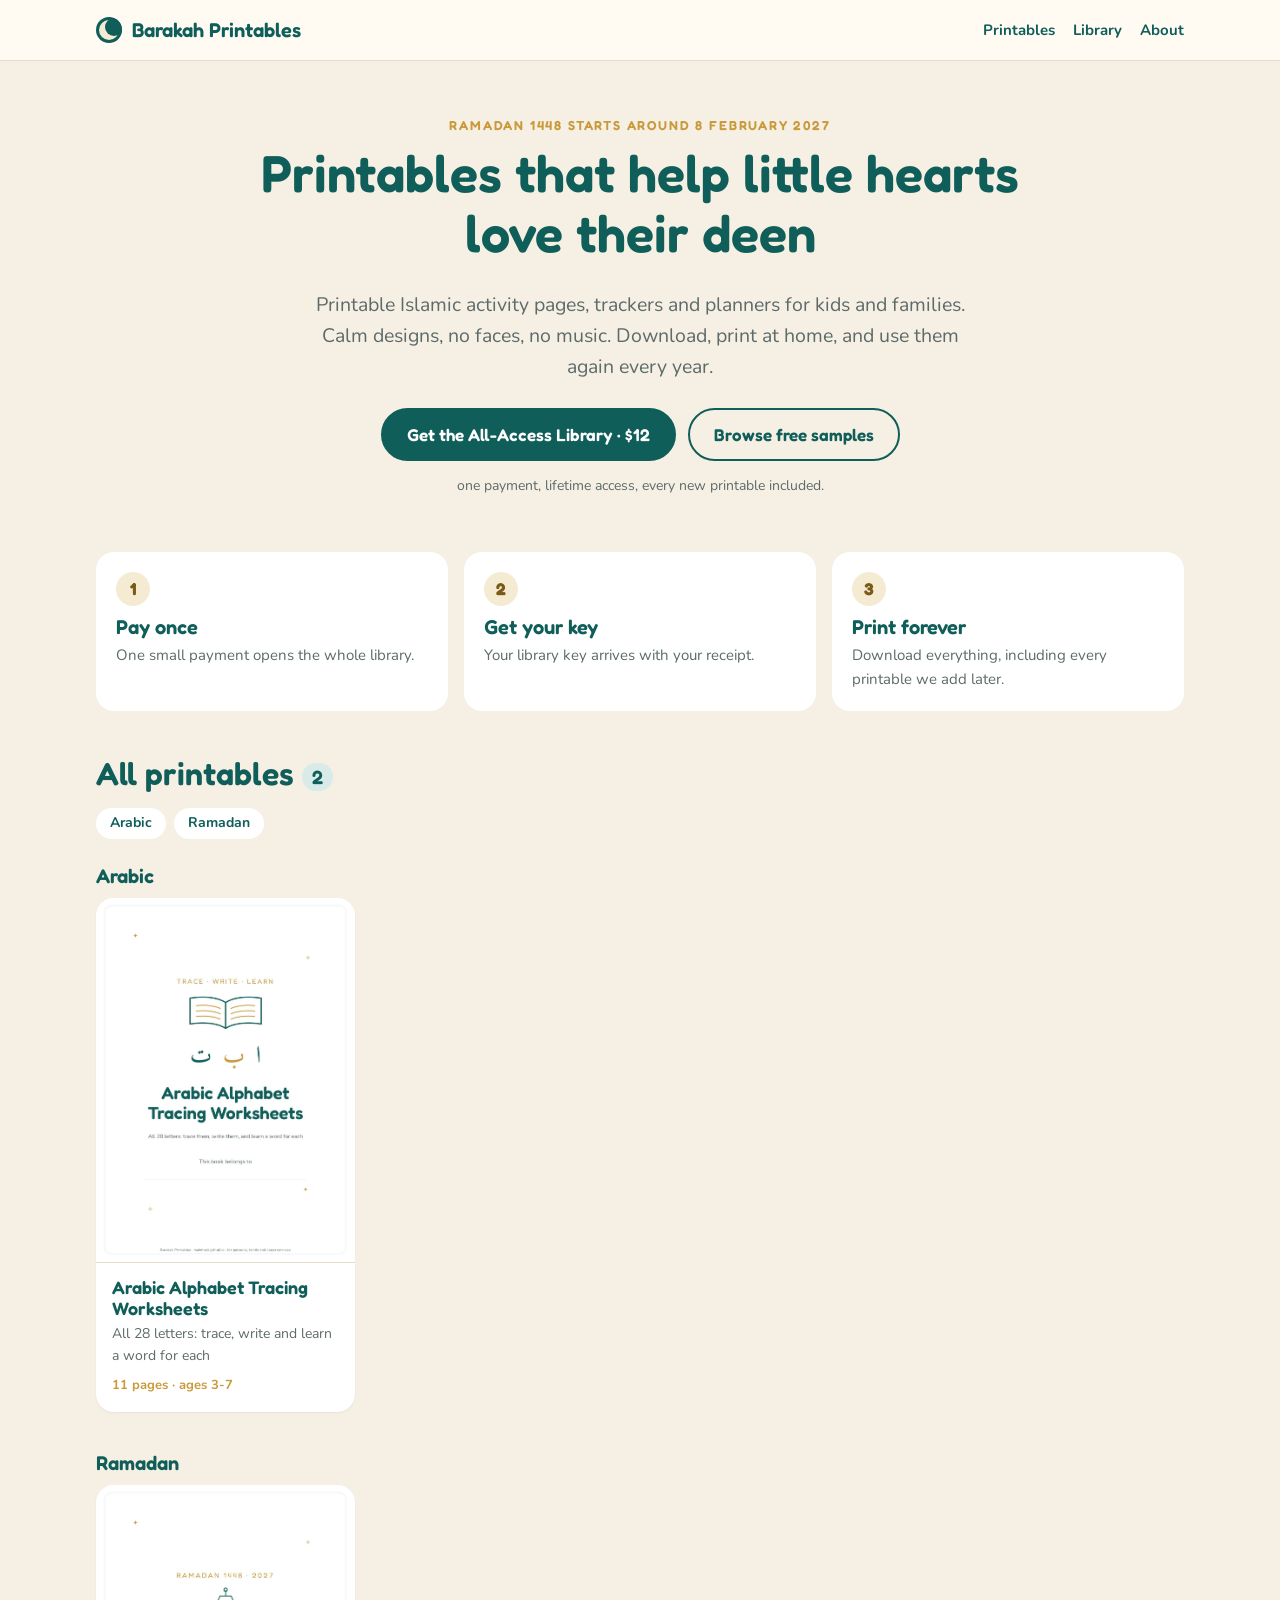
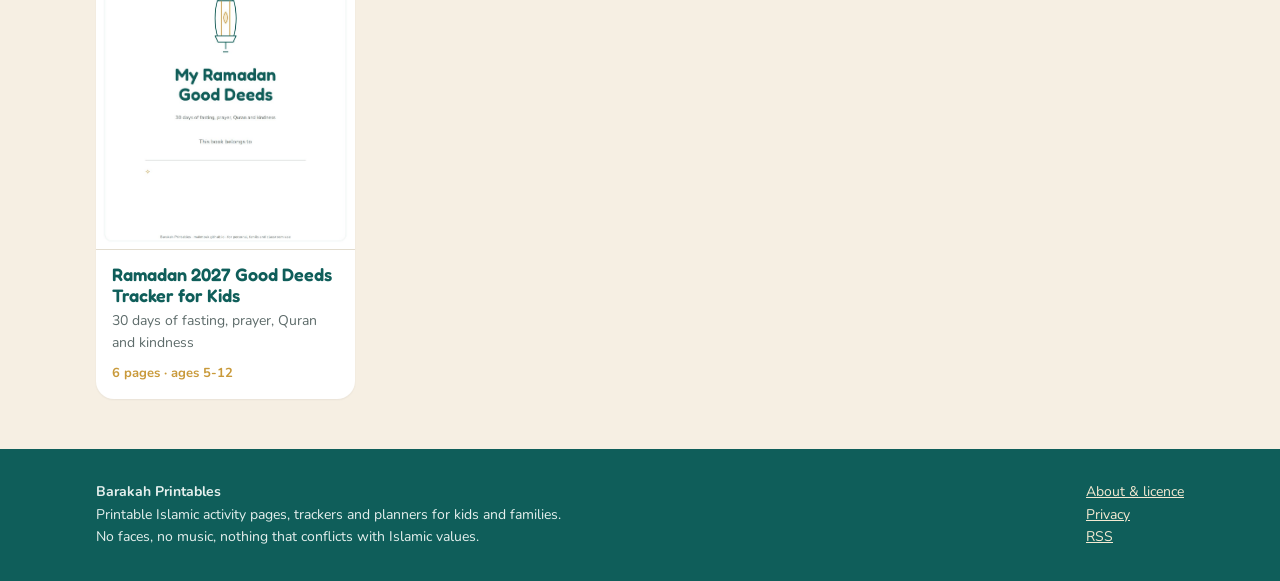
<file: index.html>
<!doctype html>
<html lang="en"><head>
<meta charset="utf-8"><meta name="viewport" content="width=device-width,initial-scale=1">
<title>Barakah Printables · Islamic printables for kids and families</title>
<meta name="description" content="Printable Islamic activity pages, trackers and planners for kids and families. Ramadan trackers, Arabic letter worksheets, dua cards and more. Free samples, print at home.">
<link rel="canonical" href="https://makmouk.github.io/">
<meta property="og:title" content="Barakah Printables · Islamic printables for kids and families"><meta property="og:description" content="Printable Islamic activity pages, trackers and planners for kids and families. Ramadan trackers, Arabic letter worksheets, dua cards and more. Free samples, print at home.">
<meta property="og:type" content="website"><meta property="og:url" content="https://makmouk.github.io/">
<meta property="og:image" content="https://makmouk.github.io/img/arabic-alphabet-tracing-worksheets/pin.jpg"><meta name="twitter:card" content="summary_large_image">

<link rel="alternate" type="application/rss+xml" title="Barakah Printables" href="https://makmouk.github.io/feed.xml">
<link rel="stylesheet" href="./assets/site.css">
<link rel="icon" href="data:image/svg+xml,%3Csvg xmlns='http://www.w3.org/2000/svg' viewBox='0 0 32 32'%3E%3Ccircle cx='16' cy='16' r='16' fill='%230f5e5a'/%3E%3Cpath d='M19 7a10 10 0 1 0 6 16A8.5 8.5 0 0 1 19 7z' fill='%23f5ead2'/%3E%3C/svg%3E">

</head><body>
<header class="top"><div class="wrap">
  <a class="logo" href="./"><span class="moon"></span>Barakah Printables</a>
  <nav><a href="./#catalog">Printables</a><a href="./library/">Library</a><a href="./about/">About</a></nav>
</div></header>
<main>
<section class="hero"><div class="wrap">
  <div class="kicker">Ramadan 1448 starts around 8 February 2027</div>
  <h1>Printables that help little hearts love their deen</h1>
  <p class="lead">Printable Islamic activity pages, trackers and planners for kids and families. Calm designs, no faces, no music. Download, print at home, and use them again every year.</p>
  <div class="actions"><a class="btn" href="https://payhip.com/b/oPbLh" rel="nofollow">Get the All-Access Library · $12</a><a class="btn ghost" href="#catalog">Browse free samples</a></div>
  <p class="small">one payment, lifetime access, every new printable included.</p>
</div></section>
<section class="wrap how">
  <div><b>1</b><h3>Pay once</h3><p>One small payment opens the whole library.</p></div>
  <div><b>2</b><h3>Get your key</h3><p>Your library key arrives with your receipt.</p></div>
  <div><b>3</b><h3>Print forever</h3><p>Download everything, including every printable we add later.</p></div>
</section>
<section class="wrap" id="catalog">
  <h2>All printables <span class="count">2</span></h2>
  <div class="chips"><a href="#cat-arabic">arabic</a><a href="#cat-ramadan">ramadan</a></div>
  <h3 class="cat" id="cat-arabic">Arabic</h3><div class="grid"><a class="card" href="p/arabic-alphabet-tracing-worksheets/">
  <img src="img/arabic-alphabet-tracing-worksheets/p1.jpg" alt="Arabic Alphabet Tracing Worksheets - first page" loading="lazy" width="397" height="562">
  <div class="card-body"><h3>Arabic Alphabet Tracing Worksheets</h3><p>All 28 letters: trace, write and learn a word for each</p>
  <div class="meta">11 pages · ages 3-7</div></div></a></div><h3 class="cat" id="cat-ramadan">Ramadan</h3><div class="grid"><a class="card" href="p/ramadan-2027-kids-good-deeds-tracker/">
  <img src="img/ramadan-2027-kids-good-deeds-tracker/p1.jpg" alt="Ramadan 2027 Good Deeds Tracker for Kids - first page" loading="lazy" width="397" height="562">
  <div class="card-body"><h3>Ramadan 2027 Good Deeds Tracker for Kids</h3><p>30 days of fasting, prayer, Quran and kindness</p>
  <div class="meta">6 pages · ages 5-12</div></div></a></div>
  
</section></main>
<footer class="foot"><div class="wrap">
  <div><b>Barakah Printables</b><br>Printable Islamic activity pages, trackers and planners for kids and families.<br>No faces, no music, nothing that conflicts with Islamic values.</div>
  <div><a href="./about/">About &amp; licence</a><br><a href="./privacy/">Privacy</a><br><a href="./feed.xml">RSS</a></div>
</div></footer>
</body></html>
</file>
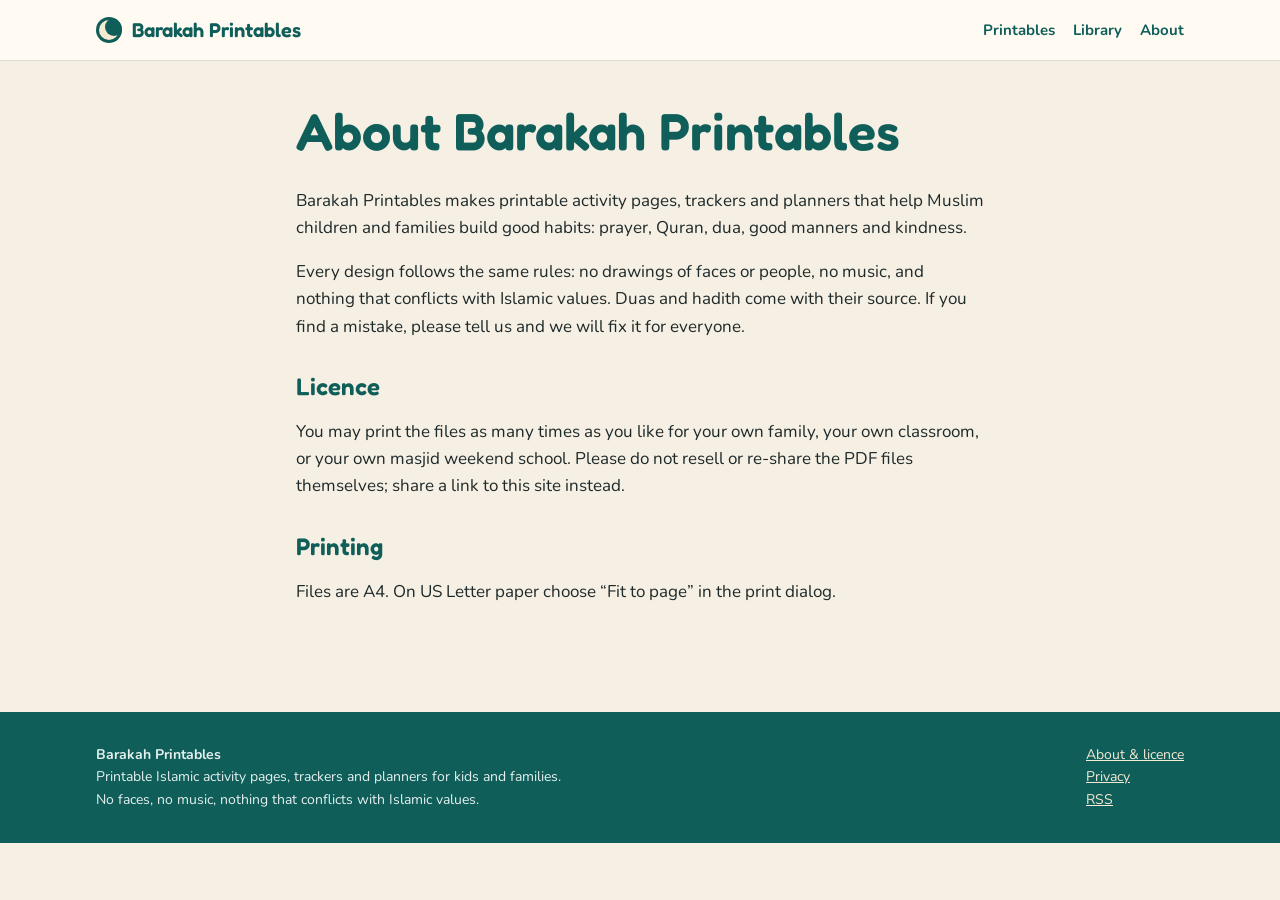
<file: about/index.html>
<!doctype html>
<html lang="en"><head>
<meta charset="utf-8"><meta name="viewport" content="width=device-width,initial-scale=1">
<title>About &amp; licence | Barakah Printables</title>
<meta name="description" content="About Barakah Printables.">
<link rel="canonical" href="https://makmouk.github.io/about/">
<meta property="og:title" content="About &amp; licence | Barakah Printables"><meta property="og:description" content="About Barakah Printables.">
<meta property="og:type" content="website"><meta property="og:url" content="https://makmouk.github.io/about/">


<link rel="alternate" type="application/rss+xml" title="Barakah Printables" href="https://makmouk.github.io/feed.xml">
<link rel="stylesheet" href="../assets/site.css">
<link rel="icon" href="data:image/svg+xml,%3Csvg xmlns='http://www.w3.org/2000/svg' viewBox='0 0 32 32'%3E%3Ccircle cx='16' cy='16' r='16' fill='%230f5e5a'/%3E%3Cpath d='M19 7a10 10 0 1 0 6 16A8.5 8.5 0 0 1 19 7z' fill='%23f5ead2'/%3E%3C/svg%3E">

</head><body>
<header class="top"><div class="wrap">
  <a class="logo" href="../"><span class="moon"></span>Barakah Printables</a>
  <nav><a href="../#catalog">Printables</a><a href="../library/">Library</a><a href="../about/">About</a></nav>
</div></header>
<main><section class="wrap narrow prose">
<h1>About Barakah Printables</h1>
<p>Barakah Printables makes printable activity pages, trackers and planners that help Muslim children and families build good habits: prayer, Quran, dua, good manners and kindness.</p>
<p>Every design follows the same rules: no drawings of faces or people, no music, and nothing that conflicts with Islamic values. Duas and hadith come with their source. If you find a mistake, please tell us and we will fix it for everyone.</p>
<h2>Licence</h2>
<p>You may print the files as many times as you like for your own family, your own classroom, or your own masjid weekend school. Please do not resell or re-share the PDF files themselves; share a link to this site instead.</p>
<h2>Printing</h2>
<p>Files are A4. On US Letter paper choose “Fit to page” in the print dialog.</p>
</section></main>
<footer class="foot"><div class="wrap">
  <div><b>Barakah Printables</b><br>Printable Islamic activity pages, trackers and planners for kids and families.<br>No faces, no music, nothing that conflicts with Islamic values.</div>
  <div><a href="../about/">About &amp; licence</a><br><a href="../privacy/">Privacy</a><br><a href="../feed.xml">RSS</a></div>
</div></footer>
</body></html>
</file>
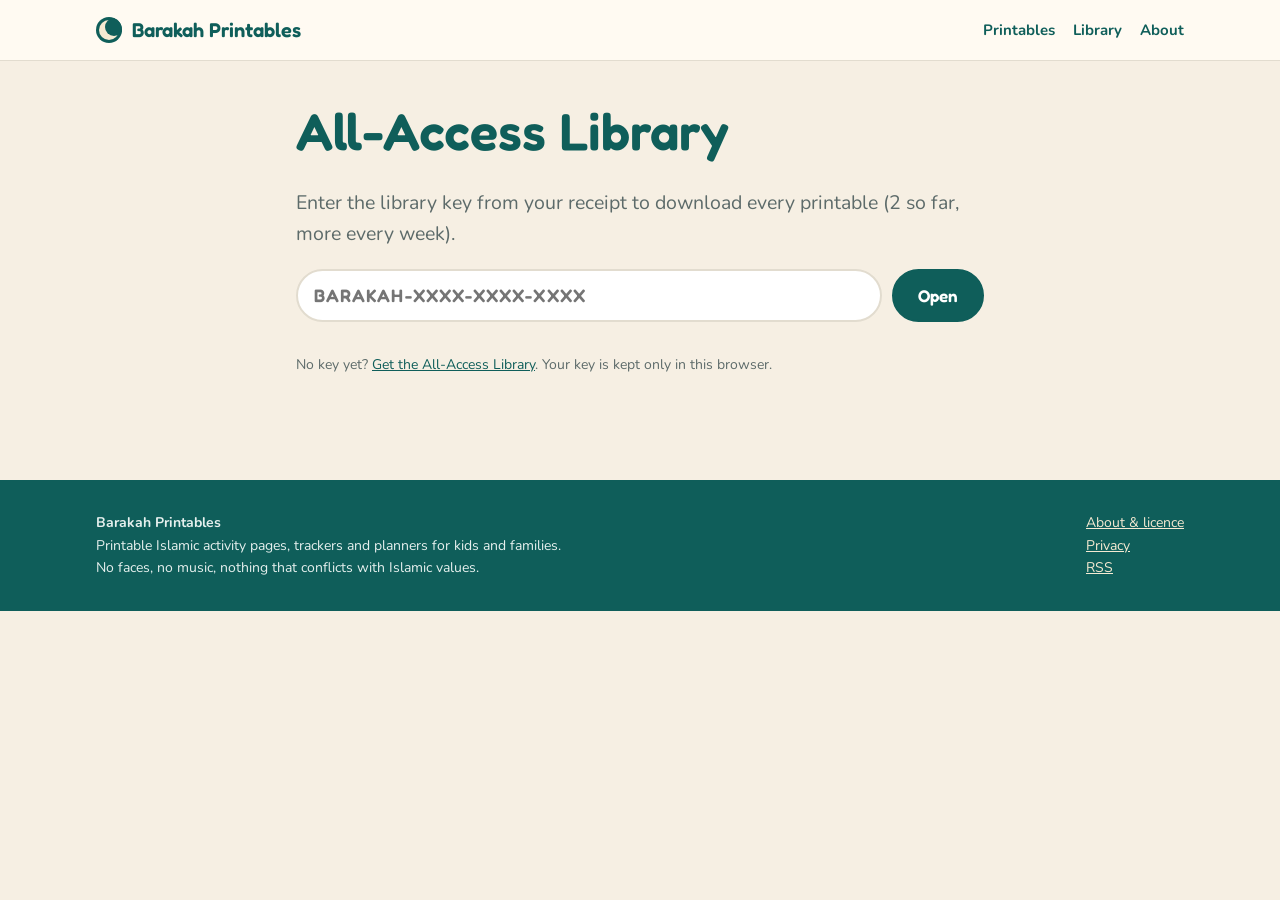
<file: library/index.html>
<!doctype html>
<html lang="en"><head>
<meta charset="utf-8"><meta name="viewport" content="width=device-width,initial-scale=1">
<title>All-Access Library | Barakah Printables</title>
<meta name="description" content="Download every printable with your library key.">
<link rel="canonical" href="https://makmouk.github.io/library/">
<meta property="og:title" content="All-Access Library | Barakah Printables"><meta property="og:description" content="Download every printable with your library key.">
<meta property="og:type" content="website"><meta property="og:url" content="https://makmouk.github.io/library/">


<link rel="alternate" type="application/rss+xml" title="Barakah Printables" href="https://makmouk.github.io/feed.xml">
<link rel="stylesheet" href="../assets/site.css">
<link rel="icon" href="data:image/svg+xml,%3Csvg xmlns='http://www.w3.org/2000/svg' viewBox='0 0 32 32'%3E%3Ccircle cx='16' cy='16' r='16' fill='%230f5e5a'/%3E%3Cpath d='M19 7a10 10 0 1 0 6 16A8.5 8.5 0 0 1 19 7z' fill='%23f5ead2'/%3E%3C/svg%3E">

</head><body>
<header class="top"><div class="wrap">
  <a class="logo" href="../"><span class="moon"></span>Barakah Printables</a>
  <nav><a href="../#catalog">Printables</a><a href="../library/">Library</a><a href="../about/">About</a></nav>
</div></header>
<main>
<section class="wrap narrow">
  <h1>All-Access Library</h1>
  <p class="lead">Enter the library key from your receipt to download every printable (2 so far, more every week).</p>
  <form id="unlock" class="unlock"><input id="key" placeholder="BARAKAH-XXXX-XXXX-XXXX" autocomplete="off" spellcheck="false" aria-label="Library key"><button class="btn">Open</button></form>
  <p id="msg" class="small"></p>
  <div id="list" class="lib-list"></div>
  <p class="small">No key yet? <a href="https://payhip.com/b/oPbLh">Get the All-Access Library</a>. Your key is kept only in this browser.</p>
</section>
<script>
const $ = s => document.querySelector(s);
const b64 = s => Uint8Array.from(atob(s), ch => ch.charCodeAt(0));
let M, K;
async function derive(pass) {
  const base = await crypto.subtle.importKey('raw', new TextEncoder().encode(pass.trim().toUpperCase()), 'PBKDF2', false, ['deriveKey']);
  return crypto.subtle.deriveKey({ name: 'PBKDF2', salt: b64(M.salt), iterations: M.iter, hash: 'SHA-256' }, base, { name: 'AES-GCM', length: 256 }, false, ['decrypt']);
}
const dec = (key, buf) => crypto.subtle.decrypt({ name: 'AES-GCM', iv: buf.slice(0, 12) }, key, buf.slice(12));
async function open(pass, quiet) {
  $('#msg').textContent = 'Checking key…';
  try {
    M = M || await (await fetch('manifest.json', { cache: 'no-cache' })).json();
    const key = await derive(pass);
    await dec(key, b64(M.check));
    K = key;
    try { localStorage.setItem('barakah-key', pass.trim()); } catch {}
    $('#msg').textContent = 'Welcome back! Tap a printable to download it.';
    $('#list').innerHTML = M.items.map((it, i) => '<button class="lib-item" data-i="' + i + '"><span>' + it.title.replace(/[<&]/g, '') + '</span><small>' + it.pages + ' pages · PDF</small></button>').join('');
  } catch (e) {
    $('#msg').textContent = quiet ? '' : 'That key did not work. Check it against your receipt (letters and dashes).';
  }
}
$('#unlock').addEventListener('submit', e => { e.preventDefault(); open($('#key').value); });
$('#list').addEventListener('click', async e => {
  const b = e.target.closest('.lib-item'); if (!b) return;
  const it = M.items[b.dataset.i];
  b.classList.add('busy');
  try {
    const buf = new Uint8Array(await (await fetch(it.file)).arrayBuffer());
    const pdf = await dec(K, buf);
    const a = document.createElement('a');
    a.href = URL.createObjectURL(new Blob([pdf], { type: 'application/pdf' }));
    a.download = it.slug + '.pdf'; a.click();
    setTimeout(() => URL.revokeObjectURL(a.href), 60000);
  } catch { alert('Download failed, please try again.'); }
  b.classList.remove('busy');
});
let saved = null; try { saved = localStorage.getItem('barakah-key'); } catch {}
if (saved) { $('#key').value = saved; open(saved, true); }
</script></main>
<footer class="foot"><div class="wrap">
  <div><b>Barakah Printables</b><br>Printable Islamic activity pages, trackers and planners for kids and families.<br>No faces, no music, nothing that conflicts with Islamic values.</div>
  <div><a href="../about/">About &amp; licence</a><br><a href="../privacy/">Privacy</a><br><a href="../feed.xml">RSS</a></div>
</div></footer>
</body></html>
</file>
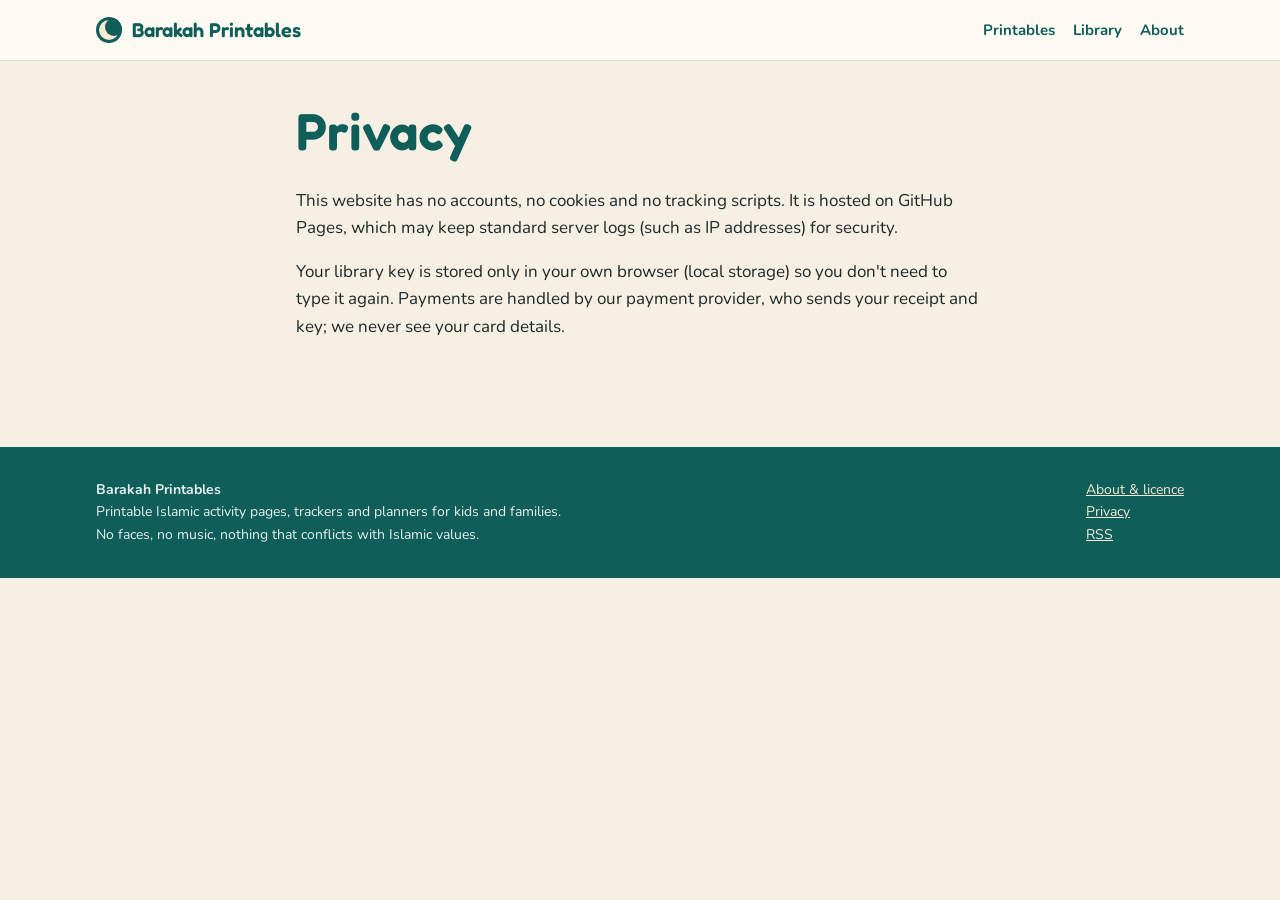
<file: privacy/index.html>
<!doctype html>
<html lang="en"><head>
<meta charset="utf-8"><meta name="viewport" content="width=device-width,initial-scale=1">
<title>Privacy | Barakah Printables</title>
<meta name="description" content="Privacy policy.">
<link rel="canonical" href="https://makmouk.github.io/privacy/">
<meta property="og:title" content="Privacy | Barakah Printables"><meta property="og:description" content="Privacy policy.">
<meta property="og:type" content="website"><meta property="og:url" content="https://makmouk.github.io/privacy/">


<link rel="alternate" type="application/rss+xml" title="Barakah Printables" href="https://makmouk.github.io/feed.xml">
<link rel="stylesheet" href="../assets/site.css">
<link rel="icon" href="data:image/svg+xml,%3Csvg xmlns='http://www.w3.org/2000/svg' viewBox='0 0 32 32'%3E%3Ccircle cx='16' cy='16' r='16' fill='%230f5e5a'/%3E%3Cpath d='M19 7a10 10 0 1 0 6 16A8.5 8.5 0 0 1 19 7z' fill='%23f5ead2'/%3E%3C/svg%3E">

</head><body>
<header class="top"><div class="wrap">
  <a class="logo" href="../"><span class="moon"></span>Barakah Printables</a>
  <nav><a href="../#catalog">Printables</a><a href="../library/">Library</a><a href="../about/">About</a></nav>
</div></header>
<main><section class="wrap narrow prose"><h1>Privacy</h1>
<p>This website has no accounts, no cookies and no tracking scripts. It is hosted on GitHub Pages, which may keep standard server logs (such as IP addresses) for security.</p>
<p>Your library key is stored only in your own browser (local storage) so you don't need to type it again. Payments are handled by our payment provider, who sends your receipt and key; we never see your card details.</p></section></main>
<footer class="foot"><div class="wrap">
  <div><b>Barakah Printables</b><br>Printable Islamic activity pages, trackers and planners for kids and families.<br>No faces, no music, nothing that conflicts with Islamic values.</div>
  <div><a href="../about/">About &amp; licence</a><br><a href="../privacy/">Privacy</a><br><a href="../feed.xml">RSS</a></div>
</div></footer>
</body></html>
</file>
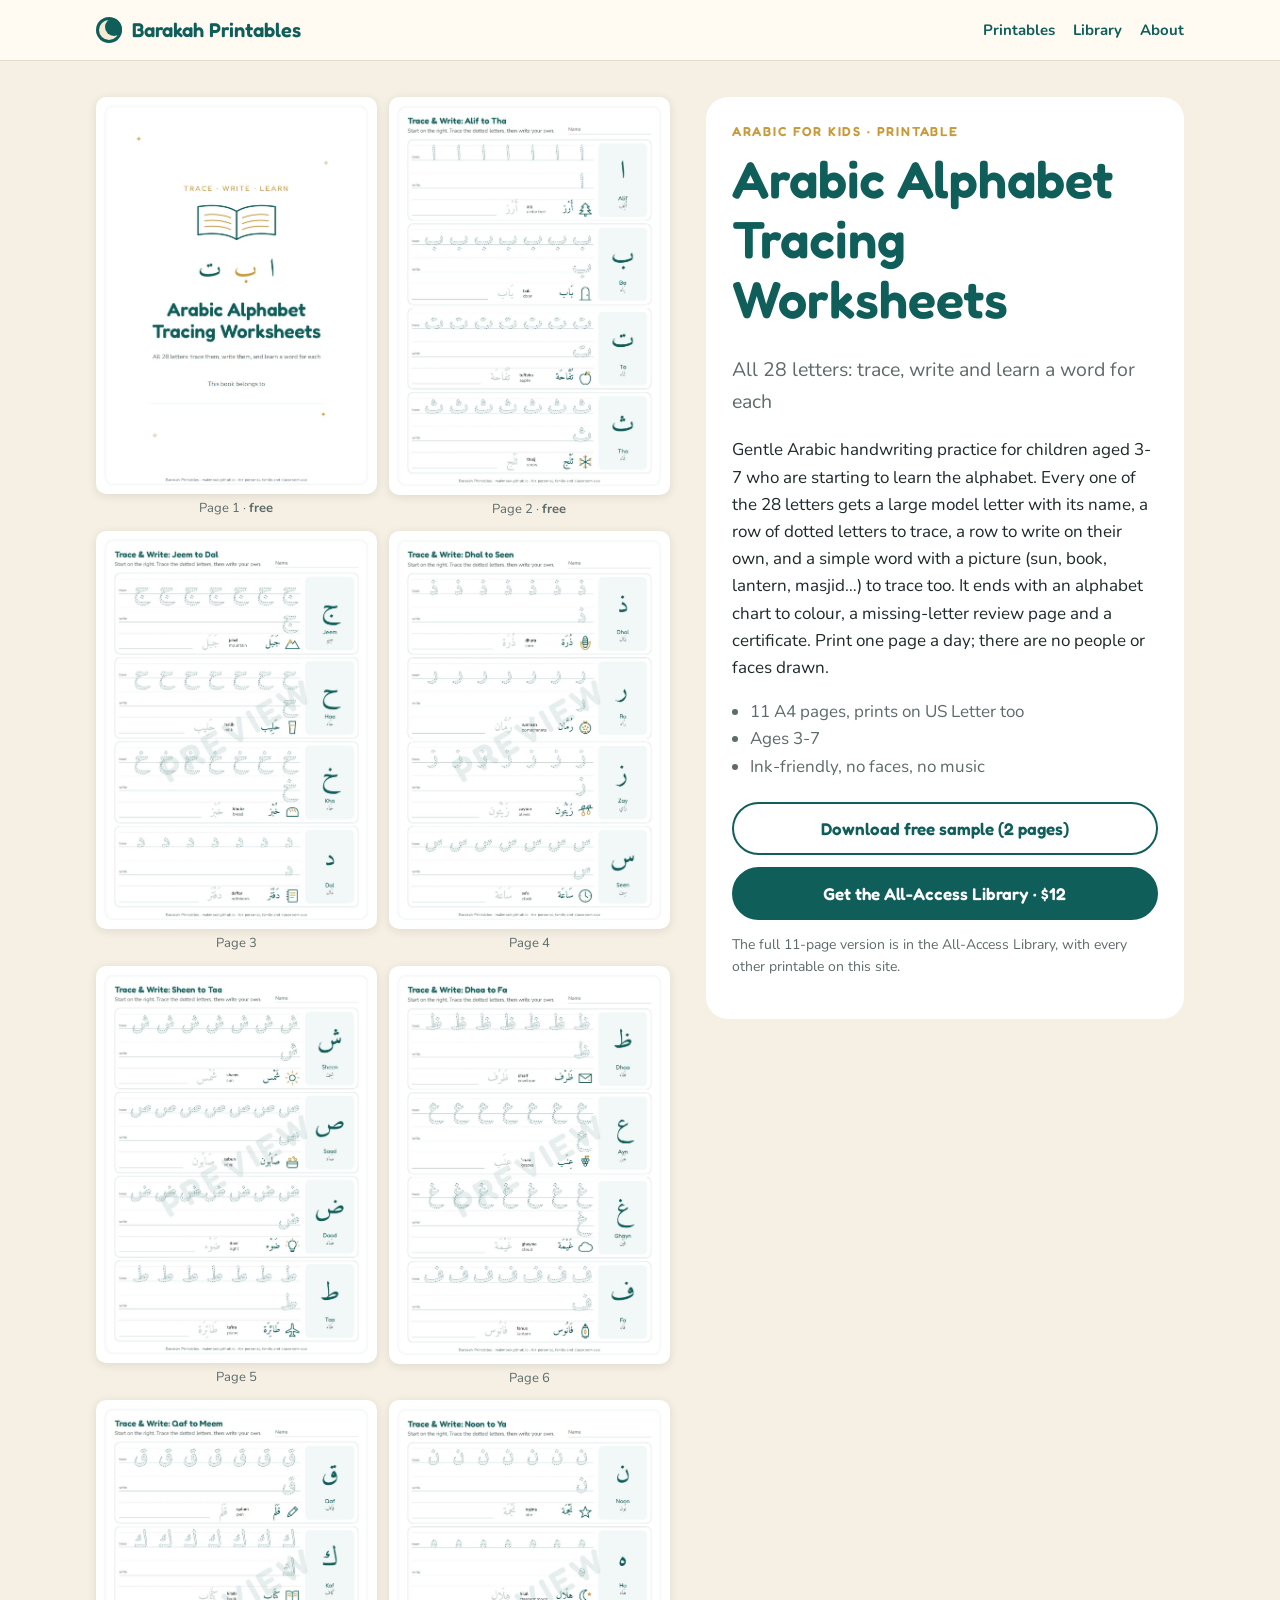
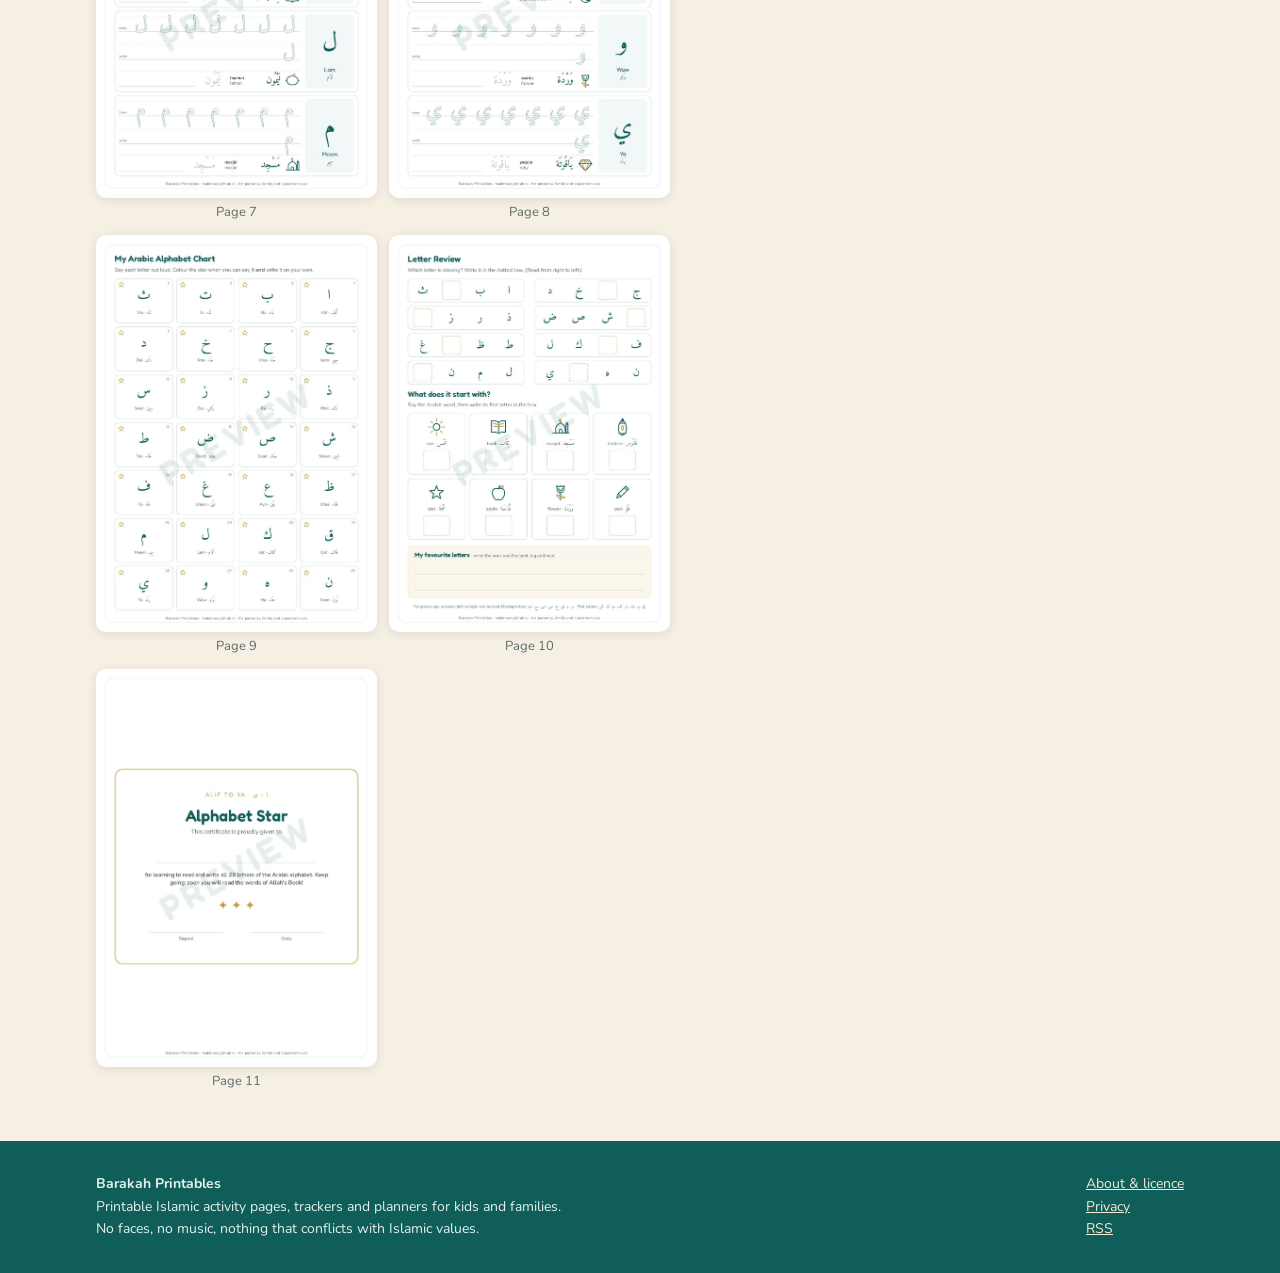
<file: p/arabic-alphabet-tracing-worksheets/index.html>
<!doctype html>
<html lang="en"><head>
<meta charset="utf-8"><meta name="viewport" content="width=device-width,initial-scale=1">
<title>Arabic Alphabet Tracing Worksheets · Free printable sample | Barakah Printables</title>
<meta name="description" content="All 28 letters: trace, write and learn a word for each. Gentle Arabic handwriting practice for children aged 3-7 who are starting to learn the alphabet. Every one of the 28 letters gets a large model letter with its name, a row of dotted letters to trace, a row to write on their own, and a simple wo">
<link rel="canonical" href="https://makmouk.github.io/p/arabic-alphabet-tracing-worksheets/">
<meta property="og:title" content="Arabic Alphabet Tracing Worksheets · Free printable sample | Barakah Printables"><meta property="og:description" content="All 28 letters: trace, write and learn a word for each. Gentle Arabic handwriting practice for children aged 3-7 who are starting to learn the alphabet. Every one of the 28 letters gets a large model letter with its name, a row of dotted letters to trace, a row to write on their own, and a simple wo">
<meta property="og:type" content="website"><meta property="og:url" content="https://makmouk.github.io/p/arabic-alphabet-tracing-worksheets/">
<meta property="og:image" content="https://makmouk.github.io/img/arabic-alphabet-tracing-worksheets/pin.jpg"><meta name="twitter:card" content="summary_large_image">

<link rel="alternate" type="application/rss+xml" title="Barakah Printables" href="https://makmouk.github.io/feed.xml">
<link rel="stylesheet" href="../../assets/site.css">
<link rel="icon" href="data:image/svg+xml,%3Csvg xmlns='http://www.w3.org/2000/svg' viewBox='0 0 32 32'%3E%3Ccircle cx='16' cy='16' r='16' fill='%230f5e5a'/%3E%3Cpath d='M19 7a10 10 0 1 0 6 16A8.5 8.5 0 0 1 19 7z' fill='%23f5ead2'/%3E%3C/svg%3E">
<script type="application/ld+json">{"@context":"https://schema.org","@type":"CreativeWork","name":"Arabic Alphabet Tracing Worksheets","description":"Gentle Arabic handwriting practice for children aged 3-7 who are starting to learn the alphabet. Every one of the 28 letters gets a large model letter with its name, a row of dotted letters to trace, a row to write on their own, and a simple word with a picture (sun, book, lantern, masjid…) to trace too. It ends with an alphabet chart to colour, a missing-letter review page and a certificate. Print one page a day; there are no people or faces drawn.","image":"https://makmouk.github.io/img/arabic-alphabet-tracing-worksheets/pin.jpg","keywords":"arabic alphabet tracing, arabic letters worksheets, arabic handwriting practice, learn arabic for kids, alif ba ta printable, arabic alphabet chart, islamic homeschool printable, madrasah worksheets","audience":{"@type":"Audience","audienceType":"Muslim families and teachers"}}</script>
</head><body>
<header class="top"><div class="wrap">
  <a class="logo" href="../../"><span class="moon"></span>Barakah Printables</a>
  <nav><a href="../../#catalog">Printables</a><a href="../../library/">Library</a><a href="../../about/">About</a></nav>
</div></header>
<main>
<section class="wrap product">
  <div class="gallery"><figure><img src="../../img/arabic-alphabet-tracing-worksheets/p1.jpg" alt="Arabic Alphabet Tracing Worksheets page 1" loading="eager" width="397" height="562"><figcaption>Page 1 · <b>free</b></figcaption></figure><figure><img src="../../img/arabic-alphabet-tracing-worksheets/p2.jpg" alt="Arabic Alphabet Tracing Worksheets page 2" loading="lazy" width="397" height="562"><figcaption>Page 2 · <b>free</b></figcaption></figure><figure><img src="../../img/arabic-alphabet-tracing-worksheets/p3.jpg" alt="Arabic Alphabet Tracing Worksheets page 3" loading="lazy" width="397" height="562"><figcaption>Page 3</figcaption></figure><figure><img src="../../img/arabic-alphabet-tracing-worksheets/p4.jpg" alt="Arabic Alphabet Tracing Worksheets page 4" loading="lazy" width="397" height="562"><figcaption>Page 4</figcaption></figure><figure><img src="../../img/arabic-alphabet-tracing-worksheets/p5.jpg" alt="Arabic Alphabet Tracing Worksheets page 5" loading="lazy" width="397" height="562"><figcaption>Page 5</figcaption></figure><figure><img src="../../img/arabic-alphabet-tracing-worksheets/p6.jpg" alt="Arabic Alphabet Tracing Worksheets page 6" loading="lazy" width="397" height="562"><figcaption>Page 6</figcaption></figure><figure><img src="../../img/arabic-alphabet-tracing-worksheets/p7.jpg" alt="Arabic Alphabet Tracing Worksheets page 7" loading="lazy" width="397" height="562"><figcaption>Page 7</figcaption></figure><figure><img src="../../img/arabic-alphabet-tracing-worksheets/p8.jpg" alt="Arabic Alphabet Tracing Worksheets page 8" loading="lazy" width="397" height="562"><figcaption>Page 8</figcaption></figure><figure><img src="../../img/arabic-alphabet-tracing-worksheets/p9.jpg" alt="Arabic Alphabet Tracing Worksheets page 9" loading="lazy" width="397" height="562"><figcaption>Page 9</figcaption></figure><figure><img src="../../img/arabic-alphabet-tracing-worksheets/p10.jpg" alt="Arabic Alphabet Tracing Worksheets page 10" loading="lazy" width="397" height="562"><figcaption>Page 10</figcaption></figure><figure><img src="../../img/arabic-alphabet-tracing-worksheets/p11.jpg" alt="Arabic Alphabet Tracing Worksheets page 11" loading="lazy" width="397" height="562"><figcaption>Page 11</figcaption></figure></div>
  <div class="info">
    <div class="kicker">Arabic for Kids · Printable</div>
    <h1>Arabic Alphabet Tracing Worksheets</h1>
    <p class="lead">All 28 letters: trace, write and learn a word for each</p>
    <p>Gentle Arabic handwriting practice for children aged 3-7 who are starting to learn the alphabet. Every one of the 28 letters gets a large model letter with its name, a row of dotted letters to trace, a row to write on their own, and a simple word with a picture (sun, book, lantern, masjid…) to trace too. It ends with an alphabet chart to colour, a missing-letter review page and a certificate. Print one page a day; there are no people or faces drawn.</p>
    <ul class="facts"><li>11 A4 pages, prints on US Letter too</li><li>Ages 3-7</li><li>Ink-friendly, no faces, no music</li></ul>
    <div class="actions col">
      <a class="btn ghost" href="../../free/arabic-alphabet-tracing-worksheets-sample.pdf" download>Download free sample (2 pages)</a>
      <a class="btn" href="https://payhip.com/b/oPbLh" rel="nofollow">Get the All-Access Library · $12</a>
    </div>
    <p class="small">The full 11-page version is in the All-Access Library, with every other printable on this site.</p>
  </div>
</section>
</main>
<footer class="foot"><div class="wrap">
  <div><b>Barakah Printables</b><br>Printable Islamic activity pages, trackers and planners for kids and families.<br>No faces, no music, nothing that conflicts with Islamic values.</div>
  <div><a href="../../about/">About &amp; licence</a><br><a href="../../privacy/">Privacy</a><br><a href="../../feed.xml">RSS</a></div>
</div></footer>
</body></html>
</file>
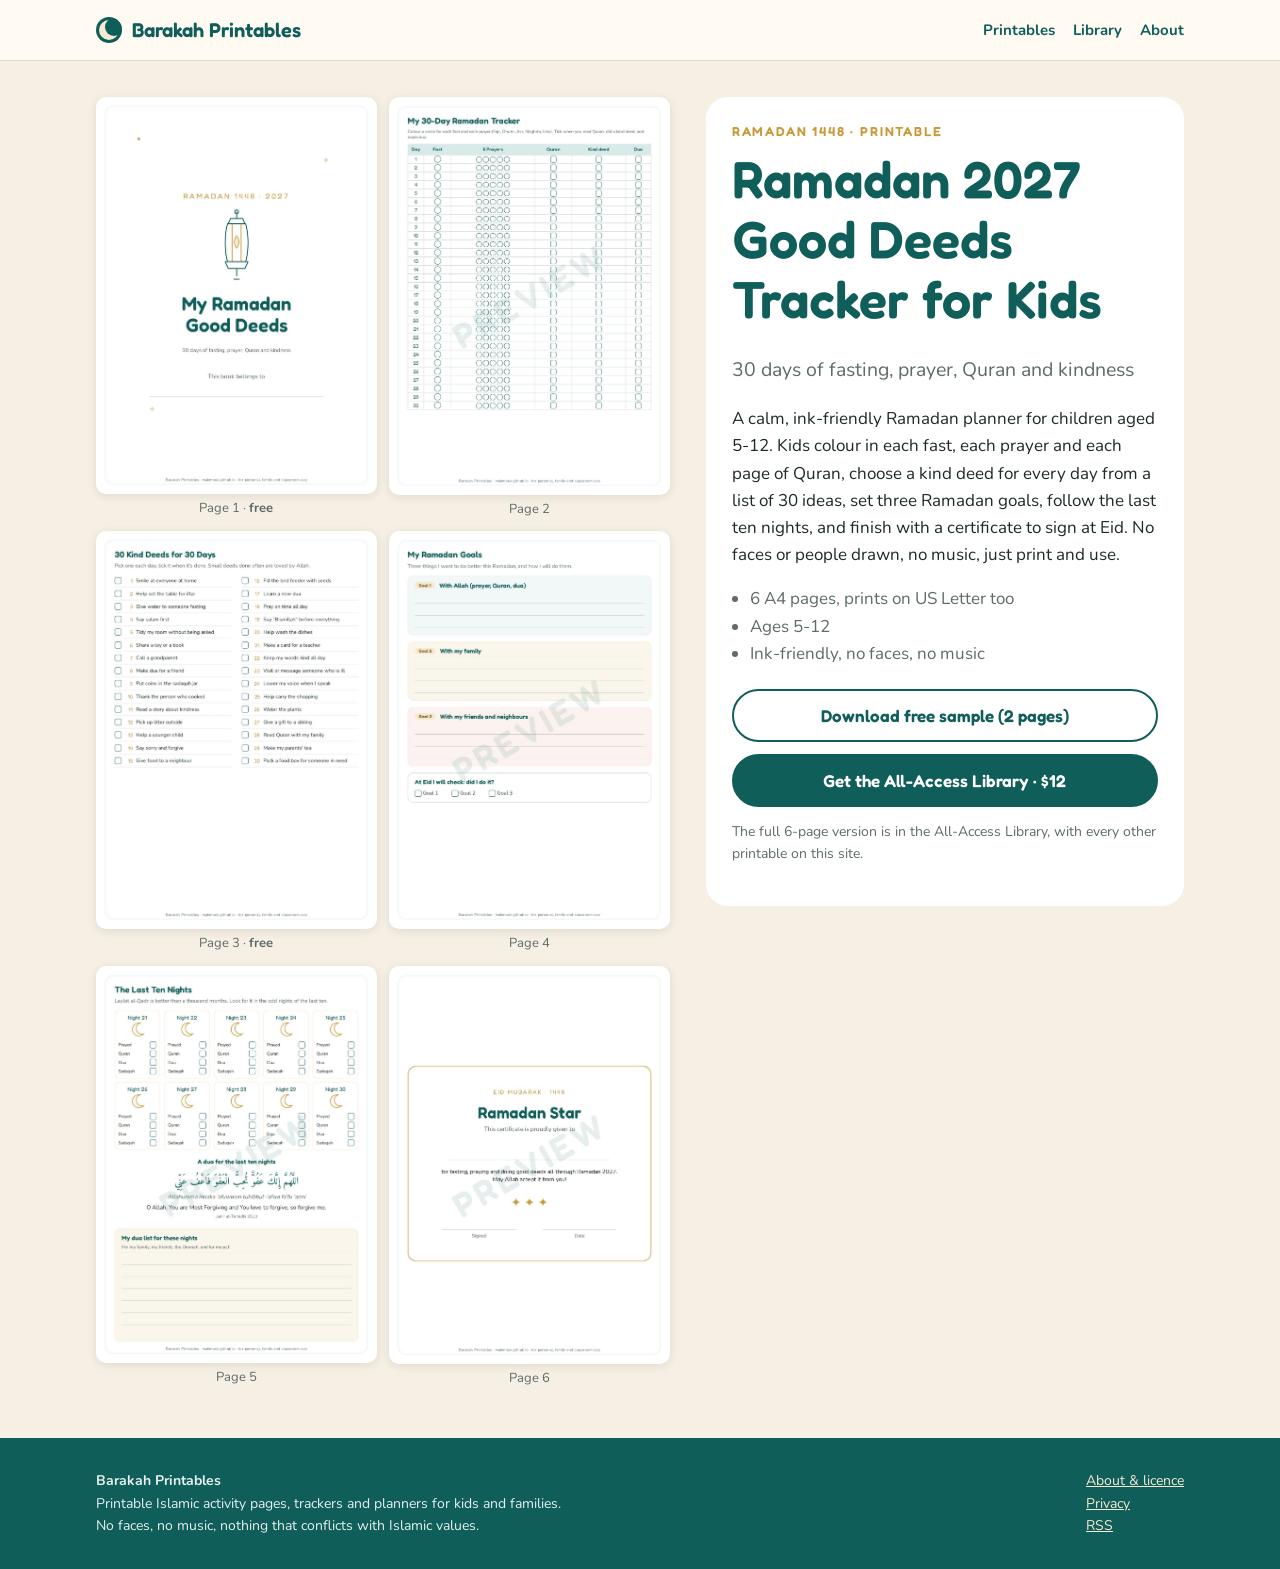
<file: p/ramadan-2027-kids-good-deeds-tracker/index.html>
<!doctype html>
<html lang="en"><head>
<meta charset="utf-8"><meta name="viewport" content="width=device-width,initial-scale=1">
<title>Ramadan 2027 Good Deeds Tracker for Kids · Free printable sample | Barakah Printables</title>
<meta name="description" content="30 days of fasting, prayer, Quran and kindness. A calm, ink-friendly Ramadan planner for children aged 5-12. Kids colour in each fast, each prayer and each page of Quran, choose a kind deed for every day from a list of 30 ideas, set three Ramadan goals, follow the last ten nights, and finish with a ">
<link rel="canonical" href="https://makmouk.github.io/p/ramadan-2027-kids-good-deeds-tracker/">
<meta property="og:title" content="Ramadan 2027 Good Deeds Tracker for Kids · Free printable sample | Barakah Printables"><meta property="og:description" content="30 days of fasting, prayer, Quran and kindness. A calm, ink-friendly Ramadan planner for children aged 5-12. Kids colour in each fast, each prayer and each page of Quran, choose a kind deed for every day from a list of 30 ideas, set three Ramadan goals, follow the last ten nights, and finish with a ">
<meta property="og:type" content="website"><meta property="og:url" content="https://makmouk.github.io/p/ramadan-2027-kids-good-deeds-tracker/">
<meta property="og:image" content="https://makmouk.github.io/img/ramadan-2027-kids-good-deeds-tracker/pin.jpg"><meta name="twitter:card" content="summary_large_image">

<link rel="alternate" type="application/rss+xml" title="Barakah Printables" href="https://makmouk.github.io/feed.xml">
<link rel="stylesheet" href="../../assets/site.css">
<link rel="icon" href="data:image/svg+xml,%3Csvg xmlns='http://www.w3.org/2000/svg' viewBox='0 0 32 32'%3E%3Ccircle cx='16' cy='16' r='16' fill='%230f5e5a'/%3E%3Cpath d='M19 7a10 10 0 1 0 6 16A8.5 8.5 0 0 1 19 7z' fill='%23f5ead2'/%3E%3C/svg%3E">
<script type="application/ld+json">{"@context":"https://schema.org","@type":"CreativeWork","name":"Ramadan 2027 Good Deeds Tracker for Kids","description":"A calm, ink-friendly Ramadan planner for children aged 5-12. Kids colour in each fast, each prayer and each page of Quran, choose a kind deed for every day from a list of 30 ideas, set three Ramadan goals, follow the last ten nights, and finish with a certificate to sign at Eid. No faces or people drawn, no music, just print and use.","image":"https://makmouk.github.io/img/ramadan-2027-kids-good-deeds-tracker/pin.jpg","keywords":"ramadan 2027, ramadan for kids, good deeds tracker, ramadan printable, islamic kids activity, ramadan planner, kids prayer tracker, quran tracker for kids","audience":{"@type":"Audience","audienceType":"Muslim families and teachers"}}</script>
</head><body>
<header class="top"><div class="wrap">
  <a class="logo" href="../../"><span class="moon"></span>Barakah Printables</a>
  <nav><a href="../../#catalog">Printables</a><a href="../../library/">Library</a><a href="../../about/">About</a></nav>
</div></header>
<main>
<section class="wrap product">
  <div class="gallery"><figure><img src="../../img/ramadan-2027-kids-good-deeds-tracker/p1.jpg" alt="Ramadan 2027 Good Deeds Tracker for Kids page 1" loading="eager" width="397" height="562"><figcaption>Page 1 · <b>free</b></figcaption></figure><figure><img src="../../img/ramadan-2027-kids-good-deeds-tracker/p2.jpg" alt="Ramadan 2027 Good Deeds Tracker for Kids page 2" loading="lazy" width="397" height="562"><figcaption>Page 2</figcaption></figure><figure><img src="../../img/ramadan-2027-kids-good-deeds-tracker/p3.jpg" alt="Ramadan 2027 Good Deeds Tracker for Kids page 3" loading="lazy" width="397" height="562"><figcaption>Page 3 · <b>free</b></figcaption></figure><figure><img src="../../img/ramadan-2027-kids-good-deeds-tracker/p4.jpg" alt="Ramadan 2027 Good Deeds Tracker for Kids page 4" loading="lazy" width="397" height="562"><figcaption>Page 4</figcaption></figure><figure><img src="../../img/ramadan-2027-kids-good-deeds-tracker/p5.jpg" alt="Ramadan 2027 Good Deeds Tracker for Kids page 5" loading="lazy" width="397" height="562"><figcaption>Page 5</figcaption></figure><figure><img src="../../img/ramadan-2027-kids-good-deeds-tracker/p6.jpg" alt="Ramadan 2027 Good Deeds Tracker for Kids page 6" loading="lazy" width="397" height="562"><figcaption>Page 6</figcaption></figure></div>
  <div class="info">
    <div class="kicker">Ramadan 1448 · Printable</div>
    <h1>Ramadan 2027 Good Deeds Tracker for Kids</h1>
    <p class="lead">30 days of fasting, prayer, Quran and kindness</p>
    <p>A calm, ink-friendly Ramadan planner for children aged 5-12. Kids colour in each fast, each prayer and each page of Quran, choose a kind deed for every day from a list of 30 ideas, set three Ramadan goals, follow the last ten nights, and finish with a certificate to sign at Eid. No faces or people drawn, no music, just print and use.</p>
    <ul class="facts"><li>6 A4 pages, prints on US Letter too</li><li>Ages 5-12</li><li>Ink-friendly, no faces, no music</li></ul>
    <div class="actions col">
      <a class="btn ghost" href="../../free/ramadan-2027-kids-good-deeds-tracker-sample.pdf" download>Download free sample (2 pages)</a>
      <a class="btn" href="https://payhip.com/b/oPbLh" rel="nofollow">Get the All-Access Library · $12</a>
    </div>
    <p class="small">The full 6-page version is in the All-Access Library, with every other printable on this site.</p>
  </div>
</section>
</main>
<footer class="foot"><div class="wrap">
  <div><b>Barakah Printables</b><br>Printable Islamic activity pages, trackers and planners for kids and families.<br>No faces, no music, nothing that conflicts with Islamic values.</div>
  <div><a href="../../about/">About &amp; licence</a><br><a href="../../privacy/">Privacy</a><br><a href="../../feed.xml">RSS</a></div>
</div></footer>
</body></html>
</file>
<file: assets/site.css>
@font-face { font-family: 'Fredoka'; src: url('Fredoka.ttf'); font-weight: 300 700; font-display: swap; }
@font-face { font-family: 'Nunito'; src: url('Nunito.ttf'); font-weight: 200 1000; font-display: swap; }
:root {
  --teal: #0f5e5a; --teal-2: #0b4744; --teal-soft: #d9ebe8; --gold: #c99a3b; --gold-soft: #f5ead2;
  --sand: #f6efe3; --ink: #1e2a2a; --muted: #5d6b6a; --line: #e2dccf; --card: #fff;
  color-scheme: light;
}
* { box-sizing: border-box; }
html { scroll-behavior: smooth; }
body { margin: 0; background: var(--sand); color: var(--ink); font: 17px/1.6 Nunito, system-ui, sans-serif; }
a { color: var(--teal); }
img { max-width: 100%; height: auto; display: block; }
h1, h2, h3 { font-family: Fredoka, sans-serif; font-weight: 600; color: var(--teal); line-height: 1.15; margin: 0 0 .5em; }
h1 { font-size: clamp(30px, 5.5vw, 52px); }
h2 { font-size: clamp(24px, 3.5vw, 32px); margin-top: 1.4em; }
.wrap { max-width: 1120px; margin: 0 auto; padding: 0 16px; }
.narrow { max-width: 720px; padding-top: 40px; padding-bottom: 40px; }
.small { font-size: 14px; color: var(--muted); }
.lead { font-size: 1.15em; color: var(--muted); }
.kicker { font: 600 13px Fredoka, sans-serif; letter-spacing: .14em; text-transform: uppercase; color: var(--gold); margin-bottom: 10px; }

.top { background: #fffaf2; border-bottom: 1px solid var(--line); position: sticky; top: 0; z-index: 5; }
.top .wrap { display: flex; align-items: center; justify-content: space-between; min-height: 60px; gap: 12px; flex-wrap: wrap; }
.logo { font: 600 20px Fredoka, sans-serif; color: var(--teal); text-decoration: none; display: flex; align-items: center; gap: 10px; }
.moon { width: 26px; height: 26px; border-radius: 50%; background: var(--teal); position: relative; overflow: hidden; flex: none; }
.moon::after { content: ''; position: absolute; width: 20px; height: 20px; border-radius: 50%; background: var(--gold-soft); left: 3px; top: 3px; }
.moon::before { content: ''; position: absolute; width: 18px; height: 18px; border-radius: 50%; background: var(--teal); left: 9px; top: 1px; z-index: 1; }
nav { display: flex; gap: 18px; }
nav a { text-decoration: none; font-weight: 700; font-size: 15px; }

.hero { padding: 56px 0 40px; text-align: center; }
.hero h1 { max-width: 820px; margin-inline: auto; }
.hero .lead { max-width: 680px; margin: 0 auto 26px; }
.actions { display: flex; gap: 12px; justify-content: center; flex-wrap: wrap; }
.actions.col { flex-direction: column; align-items: stretch; margin: 22px 0 8px; }
.btn { display: inline-block; background: var(--teal); color: #fff; font: 600 17px Fredoka, sans-serif; padding: 14px 24px; border-radius: 40px;
  text-decoration: none; border: 2px solid var(--teal); cursor: pointer; text-align: center; }
.btn:hover { background: var(--teal-2); }
.btn.ghost { background: transparent; color: var(--teal); }
.btn.ghost:hover { background: var(--teal-soft); }
.btn.soon { background: var(--gold-soft); color: #7a5a18; border-color: var(--gold-soft); cursor: default; }

.how { display: grid; grid-template-columns: repeat(3, 1fr); gap: 16px; margin-bottom: 20px; }
.how div { background: #fff; border-radius: 18px; padding: 20px; }
.how b { display: inline-grid; place-items: center; width: 34px; height: 34px; border-radius: 50%; background: var(--gold-soft); color: #7a5a18; font-family: Fredoka; }
.how h3 { margin: 10px 0 4px; font-size: 20px; }
.how p { margin: 0; color: var(--muted); font-size: 15px; }

.count { font-size: .6em; background: var(--teal-soft); border-radius: 20px; padding: 2px 10px; vertical-align: middle; }
.chips { display: flex; gap: 8px; flex-wrap: wrap; }
.chips a { background: #fff; border-radius: 20px; padding: 4px 14px; text-decoration: none; font-weight: 700; font-size: 14px; text-transform: capitalize; }
.cat { margin-top: 26px; text-transform: capitalize; }
.grid { display: grid; grid-template-columns: repeat(auto-fill, minmax(230px, 1fr)); gap: 18px; margin-bottom: 40px; }
.card { background: var(--card); border-radius: 18px; overflow: hidden; text-decoration: none; color: inherit; box-shadow: 0 1px 2px rgba(30,42,42,.06);
  transition: transform .15s, box-shadow .15s; display: flex; flex-direction: column; }
.card:hover { transform: translateY(-3px); box-shadow: 0 10px 26px rgba(30,42,42,.12); }
.card img { border-bottom: 1px solid var(--line); aspect-ratio: 210 / 297; object-fit: cover; }
.card-body { padding: 14px 16px 16px; }
.card h3 { font-size: 18px; margin-bottom: 4px; }
.card p { margin: 0 0 8px; font-size: 14px; color: var(--muted); }
.meta { font-size: 13px; color: var(--gold); font-weight: 700; }

.product { display: grid; grid-template-columns: 1.2fr 1fr; gap: 36px; padding-top: 36px; align-items: start; }
.gallery { display: grid; grid-template-columns: repeat(2, 1fr); gap: 12px; }
.gallery figure { margin: 0; }
.gallery img { border-radius: 10px; box-shadow: 0 2px 10px rgba(30,42,42,.1); background: #fff; }
.gallery figcaption { font-size: 13px; color: var(--muted); text-align: center; margin-top: 4px; }
.info { position: sticky; top: 80px; background: #fff; border-radius: 22px; padding: 26px; }
.facts { padding-left: 18px; color: var(--muted); }

.unlock { display: flex; gap: 10px; margin: 18px 0 6px; flex-wrap: wrap; }
.unlock input { flex: 1; min-width: 0; font: 600 18px Fredoka, sans-serif; letter-spacing: .06em; padding: 12px 16px; border-radius: 40px;
  border: 2px solid var(--line); background: #fff; color: var(--ink); text-transform: uppercase; }
.unlock input:focus { outline: none; border-color: var(--teal); }
.lib-list { display: grid; gap: 10px; margin: 16px 0; }
.lib-item { display: flex; justify-content: space-between; align-items: center; gap: 12px; background: #fff; border: 2px solid var(--line); border-radius: 14px;
  padding: 14px 16px; font: 600 16px Fredoka, sans-serif; color: var(--teal); cursor: pointer; text-align: left; }
.lib-item:hover { border-color: var(--teal); }
.lib-item small { color: var(--muted); font: 600 13px Nunito; white-space: nowrap; }
.lib-item.busy { opacity: .5; }
.prose h2 { font-size: 24px; }

.foot { background: var(--teal); color: #e6f0ee; padding: 32px 0; margin-top: 50px; font-size: 14px; }
.foot .wrap { display: flex; justify-content: space-between; gap: 20px; flex-wrap: wrap; }
.foot a { color: var(--gold-soft); }

@media (max-width: 760px) {
  .how { grid-template-columns: 1fr; }
  .product { grid-template-columns: 1fr; }
  .info { position: static; order: -1; }
  .grid { grid-template-columns: repeat(2, 1fr); gap: 12px; }
  .card h3 { font-size: 16px; }
  nav { gap: 12px; }
}
</file>
